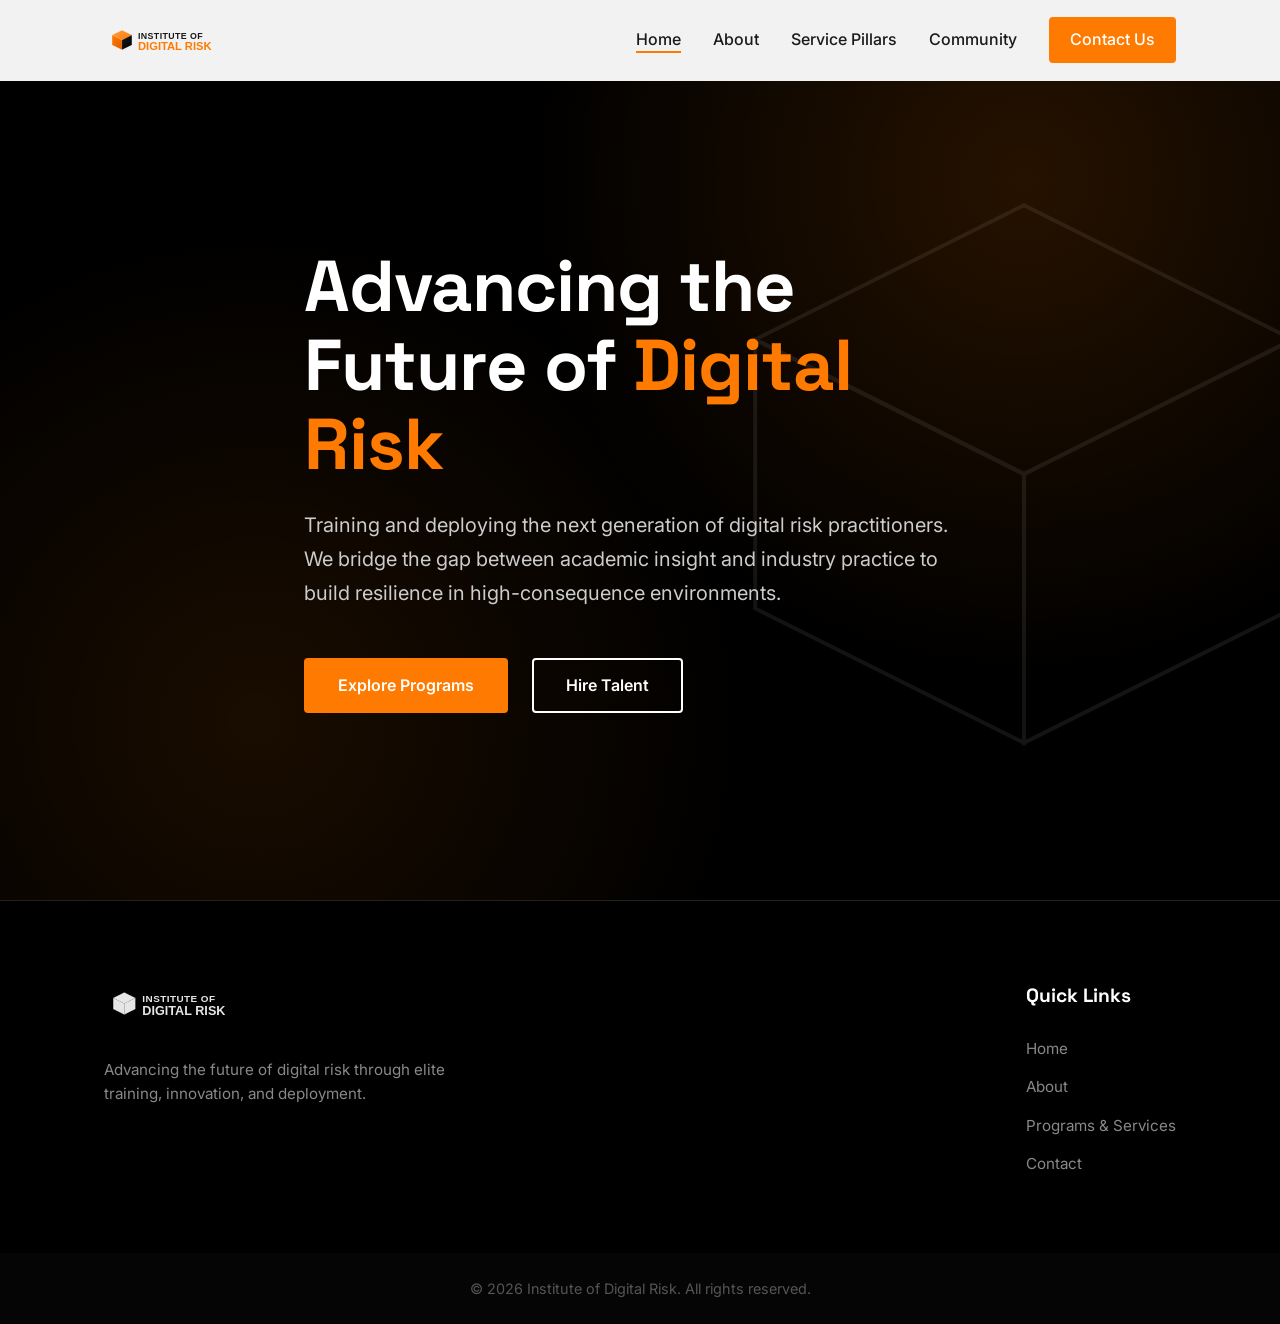
<file: index.html>
<!DOCTYPE html>
<html lang="en">
<head>
    <meta charset="UTF-8">
    <meta name="viewport" content="width=device-width, initial-scale=1.0">
    <title>Institute of Digital Risk | Advancing the Future of Digital Risk</title>
    <!-- Fonts -->
    <link rel="preconnect" href="https://fonts.googleapis.com">
    <link rel="preconnect" href="https://fonts.gstatic.com" crossorigin>
    <link href="https://fonts.googleapis.com/css2?family=Inter:wght@400;500;600&family=Space+Grotesk:wght@500;700&display=swap" rel="stylesheet">
    <link rel="stylesheet" href="style.css">
    <link rel="icon" type="image/svg+xml" href="logo-icon.svg">
</head>
<body>
    <header class="header">
        <nav class="navbar container">
            <a href="index.html" class="logo" aria-label="Home">
                <img src="logo-full.svg" alt="Institute of Digital Risk Logo" class="logo-img">
            </a>
            <ul class="nav-links">
                <li><a href="index.html">Home</a></li>
                <li><a href="about.html">About</a></li>
                <li><a href="services.html">Service Pillars</a></li>
                <li><a href="community.html">Community</a></li>
                <li><a href="contact.html" class="btn btn-primary btn-sm">Contact Us</a></li>
            </ul>
            <button class="mobile-menu-btn" aria-label="Toggle menu">
                <span></span>
                <span></span>
                <span></span>
            </button>
        </nav>
    </header>

    <main>
        <!-- Hero Section -->
        <section class="hero" id="home">
            <div class="hero-bg"></div>
            <div class="container hero-content">
                <h1 class="hero-title">Advancing the Future of <span>Digital Risk</span></h1>
                <p class="hero-subtitle">Training and deploying the next generation of digital risk practitioners. We bridge the gap between academic insight and industry practice to build resilience in high-consequence environments.</p>
                <div class="hero-cta">
                    <a href="services.html" class="btn btn-primary">Explore Programs</a>
                    <a href="contact.html" class="btn btn-secondary">Hire Talent</a>
                </div>
            </div>
        </section>
    </main>

    <footer class="footer">
        <div class="container footer-content">
            <div class="footer-brand">
                <img src="logo-full.svg" alt="IDR Logo" class="footer-logo">
                <p>Advancing the future of digital risk through elite training, innovation, and deployment.</p>
            </div>
            <div class="footer-links">
                <h4>Quick Links</h4>
                <ul>
                    <li><a href="index.html">Home</a></li>
                    <li><a href="about.html">About</a></li>
                    <li><a href="services.html">Programs & Services</a></li>
                    <li><a href="contact.html">Contact</a></li>
                </ul>
            </div>
        </div>
        <div class="footer-bottom">
            <div class="container">
                <p>&copy; 2026 Institute of Digital Risk. All rights reserved.</p>
            </div>
        </div>
    </footer>
    <script src="script.js"></script>
</body>
</html>
</file>
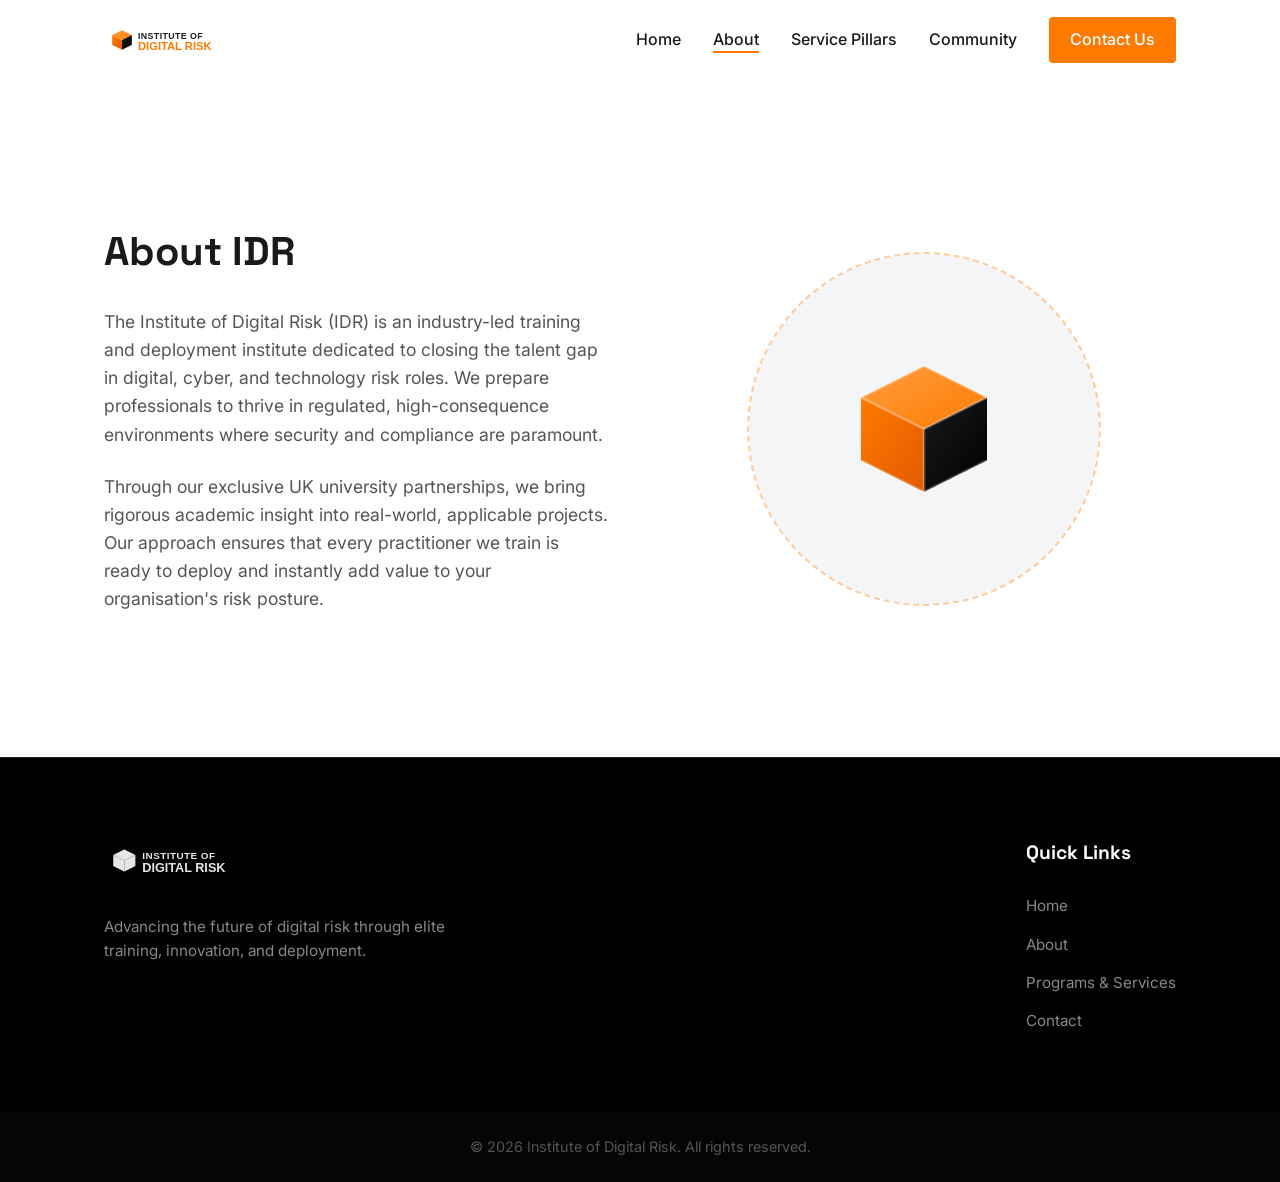
<file: about.html>
<!DOCTYPE html>
<html lang="en">
<head>
    <meta charset="UTF-8">
    <meta name="viewport" content="width=device-width, initial-scale=1.0">
    <title>Institute of Digital Risk | About Us</title>
    <!-- Fonts -->
    <link rel="preconnect" href="https://fonts.googleapis.com">
    <link rel="preconnect" href="https://fonts.gstatic.com" crossorigin>
    <link href="https://fonts.googleapis.com/css2?family=Inter:wght@400;500;600&family=Space+Grotesk:wght@500;700&display=swap" rel="stylesheet">
    <link rel="stylesheet" href="style.css">
    <link rel="icon" type="image/svg+xml" href="logo-icon.svg">
    <style>
        /* Add padding to account for fixed header since this isn't full height hero */
        main { padding-top: 100px; }
    </style>
</head>
<body>
    <header class="header">
        <nav class="navbar container">
            <a href="index.html" class="logo" aria-label="Home">
                <img src="logo-full.svg" alt="Institute of Digital Risk Logo" class="logo-img">
            </a>
            <ul class="nav-links">
                <li><a href="index.html">Home</a></li>
                <li><a href="about.html">About</a></li>
                <li><a href="services.html">Service Pillars</a></li>
                <li><a href="community.html">Community</a></li>
                <li><a href="contact.html" class="btn btn-primary btn-sm">Contact Us</a></li>
            </ul>
            <button class="mobile-menu-btn" aria-label="Toggle menu">
                <span></span>
                <span></span>
                <span></span>
            </button>
        </nav>
    </header>

    <main>
        <!-- About Section -->
        <section class="about" id="about">
            <div class="container about-grid">
                <div class="about-text">
                    <h2 class="section-title">About IDR</h2>
                    <p>The Institute of Digital Risk (IDR) is an industry-led training and deployment institute dedicated to closing the talent gap in digital, cyber, and technology risk roles. We prepare professionals to thrive in regulated, high-consequence environments where security and compliance are paramount.</p>
                    <p>Through our exclusive UK university partnerships, we bring rigorous academic insight into real-world, applicable projects. Our approach ensures that every practitioner we train is ready to deploy and instantly add value to your organisation's risk posture.</p>
                </div>
                <div class="about-visual">
                    <div class="cube-wrapper">
                        <img src="logo-icon.svg" alt="IDR Icon" class="about-icon">
                    </div>
                </div>
            </div>
        </section>
    </main>

    <footer class="footer">
        <div class="container footer-content">
            <div class="footer-brand">
                <img src="logo-full.svg" alt="IDR Logo" class="footer-logo">
                <p>Advancing the future of digital risk through elite training, innovation, and deployment.</p>
            </div>
            <div class="footer-links">
                <h4>Quick Links</h4>
                <ul>
                    <li><a href="index.html">Home</a></li>
                    <li><a href="about.html">About</a></li>
                    <li><a href="services.html">Programs & Services</a></li>
                    <li><a href="contact.html">Contact</a></li>
                </ul>
            </div>
        </div>
        <div class="footer-bottom">
            <div class="container">
                <p>&copy; 2026 Institute of Digital Risk. All rights reserved.</p>
            </div>
        </div>
    </footer>
    <script src="script.js"></script>
</body>
</html>
</file>
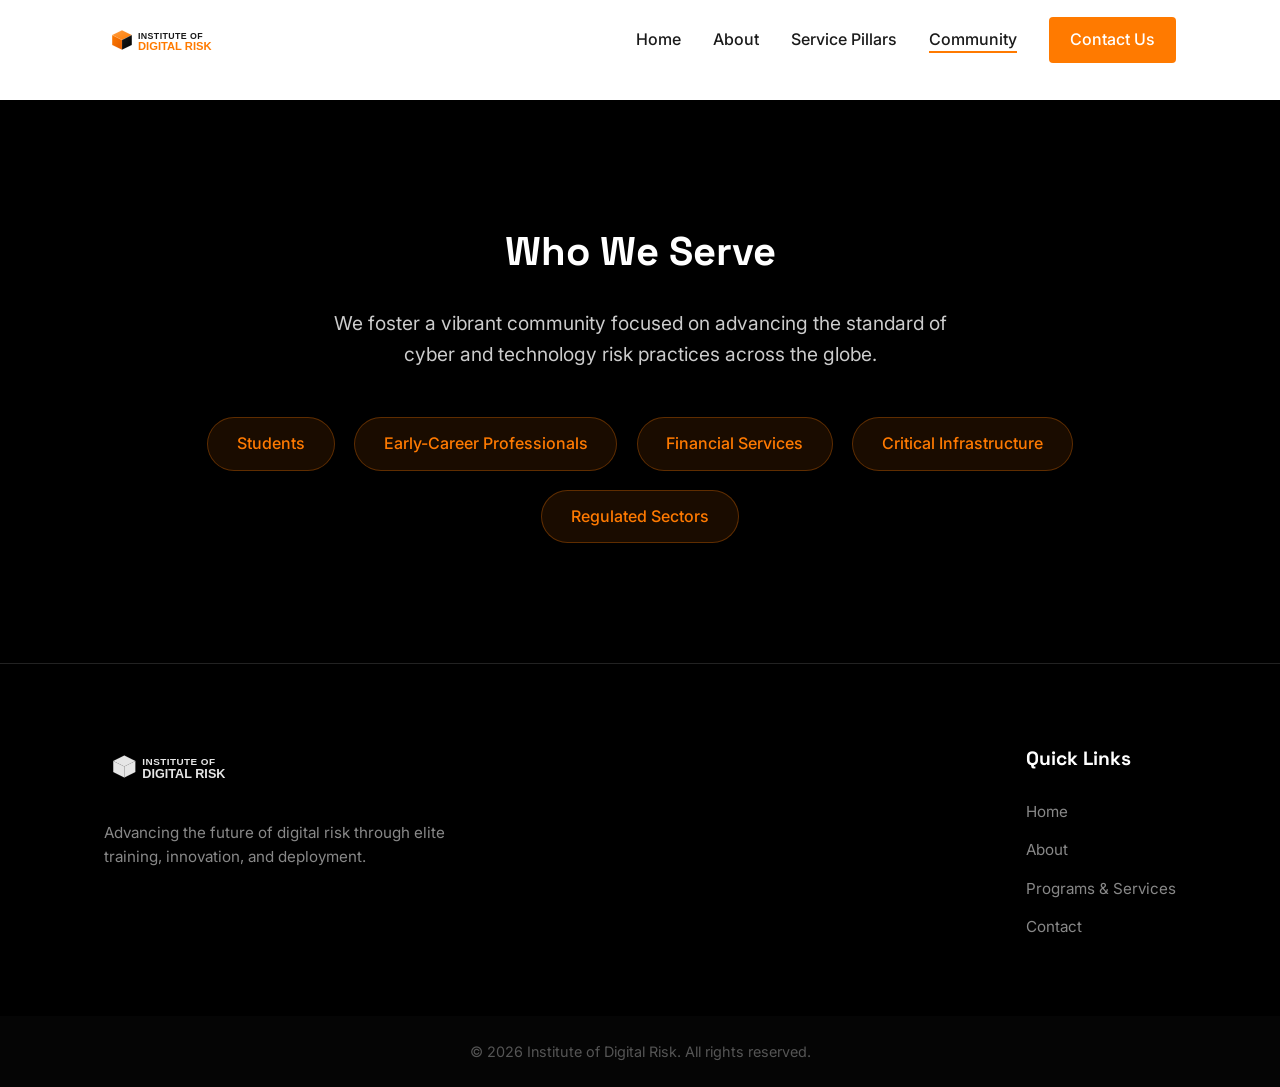
<file: community.html>
<!DOCTYPE html>
<html lang="en">
<head>
    <meta charset="UTF-8">
    <meta name="viewport" content="width=device-width, initial-scale=1.0">
    <title>Institute of Digital Risk | Community</title>
    <!-- Fonts -->
    <link rel="preconnect" href="https://fonts.googleapis.com">
    <link rel="preconnect" href="https://fonts.gstatic.com" crossorigin>
    <link href="https://fonts.googleapis.com/css2?family=Inter:wght@400;500;600&family=Space+Grotesk:wght@500;700&display=swap" rel="stylesheet">
    <link rel="stylesheet" href="style.css">
    <link rel="icon" type="image/svg+xml" href="logo-icon.svg">
    <style>
        main { padding-top: 100px; }
        .community { min-height: 50vh; display: flex; align-items: center; } /* Add layout support since it's alone */
    </style>
</head>
<body>
    <header class="header">
        <nav class="navbar container">
            <a href="index.html" class="logo" aria-label="Home">
                <img src="logo-full.svg" alt="Institute of Digital Risk Logo" class="logo-img">
            </a>
            <ul class="nav-links">
                <li><a href="index.html">Home</a></li>
                <li><a href="about.html">About</a></li>
                <li><a href="services.html">Service Pillars</a></li>
                <li><a href="community.html">Community</a></li>
                <li><a href="contact.html" class="btn btn-primary btn-sm">Contact Us</a></li>
            </ul>
            <button class="mobile-menu-btn" aria-label="Toggle menu">
                <span></span>
                <span></span>
                <span></span>
            </button>
        </nav>
    </header>

    <main>
        <!-- Community Section -->
        <section class="community" id="community">
            <div class="container community-content">
                <h2 class="section-title">Who We Serve</h2>
                <p class="community-desc">We foster a vibrant community focused on advancing the standard of cyber and technology risk practices across the globe.</p>
                <div class="community-tags">
                    <span class="tag">Students</span>
                    <span class="tag">Early-Career Professionals</span>
                    <span class="tag">Financial Services</span>
                    <span class="tag">Critical Infrastructure</span>
                    <span class="tag">Regulated Sectors</span>
                </div>
            </div>
        </section>
    </main>

    <footer class="footer">
        <div class="container footer-content">
            <div class="footer-brand">
                <img src="logo-full.svg" alt="IDR Logo" class="footer-logo">
                <p>Advancing the future of digital risk through elite training, innovation, and deployment.</p>
            </div>
            <div class="footer-links">
                <h4>Quick Links</h4>
                <ul>
                    <li><a href="index.html">Home</a></li>
                    <li><a href="about.html">About</a></li>
                    <li><a href="services.html">Programs & Services</a></li>
                    <li><a href="contact.html">Contact</a></li>
                </ul>
            </div>
        </div>
        <div class="footer-bottom">
            <div class="container">
                <p>&copy; 2026 Institute of Digital Risk. All rights reserved.</p>
            </div>
        </div>
    </footer>
    <script src="script.js"></script>
</body>
</html>
</file>
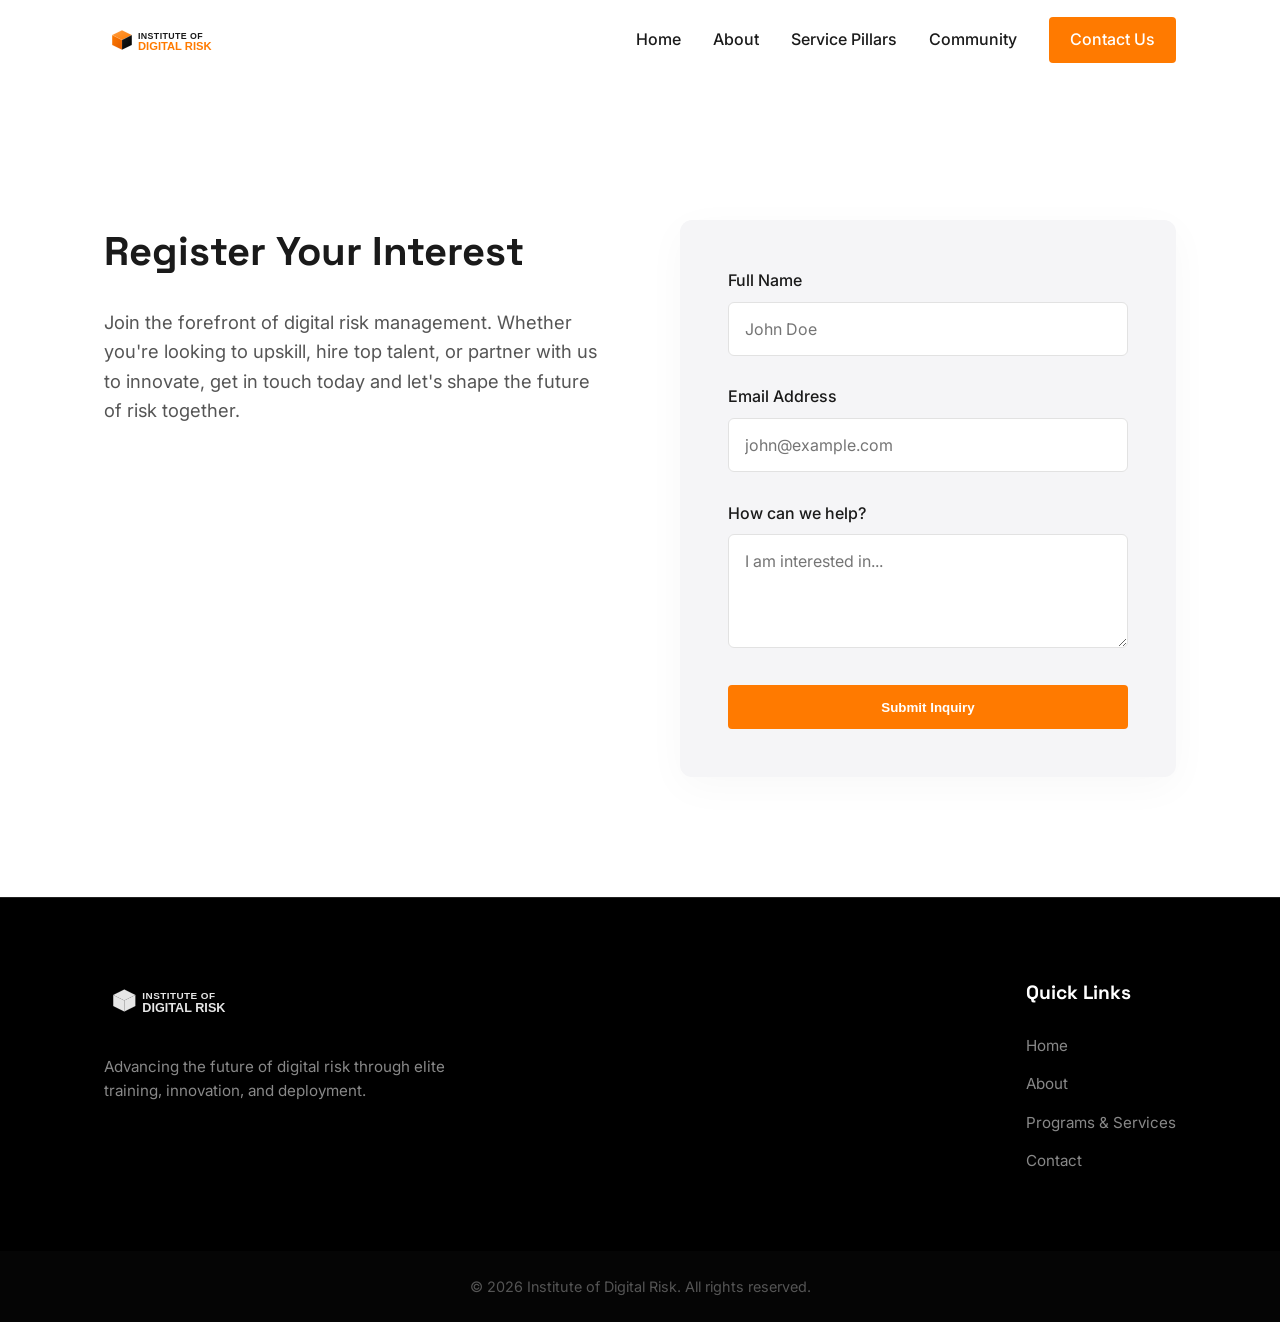
<file: contact.html>
<!DOCTYPE html>
<html lang="en">
<head>
    <meta charset="UTF-8">
    <meta name="viewport" content="width=device-width, initial-scale=1.0">
    <title>Institute of Digital Risk | Contact</title>
    <!-- Fonts -->
    <link rel="preconnect" href="https://fonts.googleapis.com">
    <link rel="preconnect" href="https://fonts.gstatic.com" crossorigin>
    <link href="https://fonts.googleapis.com/css2?family=Inter:wght@400;500;600&family=Space+Grotesk:wght@500;700&display=swap" rel="stylesheet">
    <link rel="stylesheet" href="style.css">
    <link rel="icon" type="image/svg+xml" href="logo-icon.svg">
    <style>
        main { padding-top: 100px; }
        .contact { min-height: 60vh; }
    </style>
</head>
<body>
    <header class="header">
        <nav class="navbar container">
            <a href="index.html" class="logo" aria-label="Home">
                <img src="logo-full.svg" alt="Institute of Digital Risk Logo" class="logo-img">
            </a>
            <ul class="nav-links">
                <li><a href="index.html">Home</a></li>
                <li><a href="about.html">About</a></li>
                <li><a href="services.html">Service Pillars</a></li>
                <li><a href="community.html">Community</a></li>
                <li><a href="contact.html" class="btn btn-primary btn-sm">Contact Us</a></li>
            </ul>
            <button class="mobile-menu-btn" aria-label="Toggle menu">
                <span></span>
                <span></span>
                <span></span>
            </button>
        </nav>
    </header>

    <main>
        <!-- Contact Section -->
        <section class="contact" id="contact">
            <div class="container contact-grid">
                <div class="contact-info">
                    <h2 class="section-title">Register Your Interest</h2>
                    <p>Join the forefront of digital risk management. Whether you're looking to upskill, hire top talent, or partner with us to innovate, get in touch today and let's shape the future of risk together.</p>
                </div>
                <form class="contact-form" id="contactForm">
                    <div class="form-group">
                        <label for="name">Full Name</label>
                        <input type="text" id="name" required placeholder="John Doe">
                    </div>
                    <div class="form-group">
                        <label for="email">Email Address</label>
                        <input type="email" id="email" required placeholder="john@example.com">
                    </div>
                    <div class="form-group">
                        <label for="message">How can we help?</label>
                        <textarea id="message" rows="4" required placeholder="I am interested in..."></textarea>
                    </div>
                    <button type="submit" class="btn btn-primary btn-block">Submit Inquiry</button>
                </form>
            </div>
        </section>
    </main>

    <footer class="footer">
        <div class="container footer-content">
            <div class="footer-brand">
                <img src="logo-full.svg" alt="IDR Logo" class="footer-logo">
                <p>Advancing the future of digital risk through elite training, innovation, and deployment.</p>
            </div>
            <div class="footer-links">
                <h4>Quick Links</h4>
                <ul>
                    <li><a href="index.html">Home</a></li>
                    <li><a href="about.html">About</a></li>
                    <li><a href="services.html">Programs & Services</a></li>
                    <li><a href="contact.html">Contact</a></li>
                </ul>
            </div>
        </div>
        <div class="footer-bottom">
            <div class="container">
                <p>&copy; 2026 Institute of Digital Risk. All rights reserved.</p>
            </div>
        </div>
    </footer>
    <script src="script.js"></script>
</body>
</html>
</file>
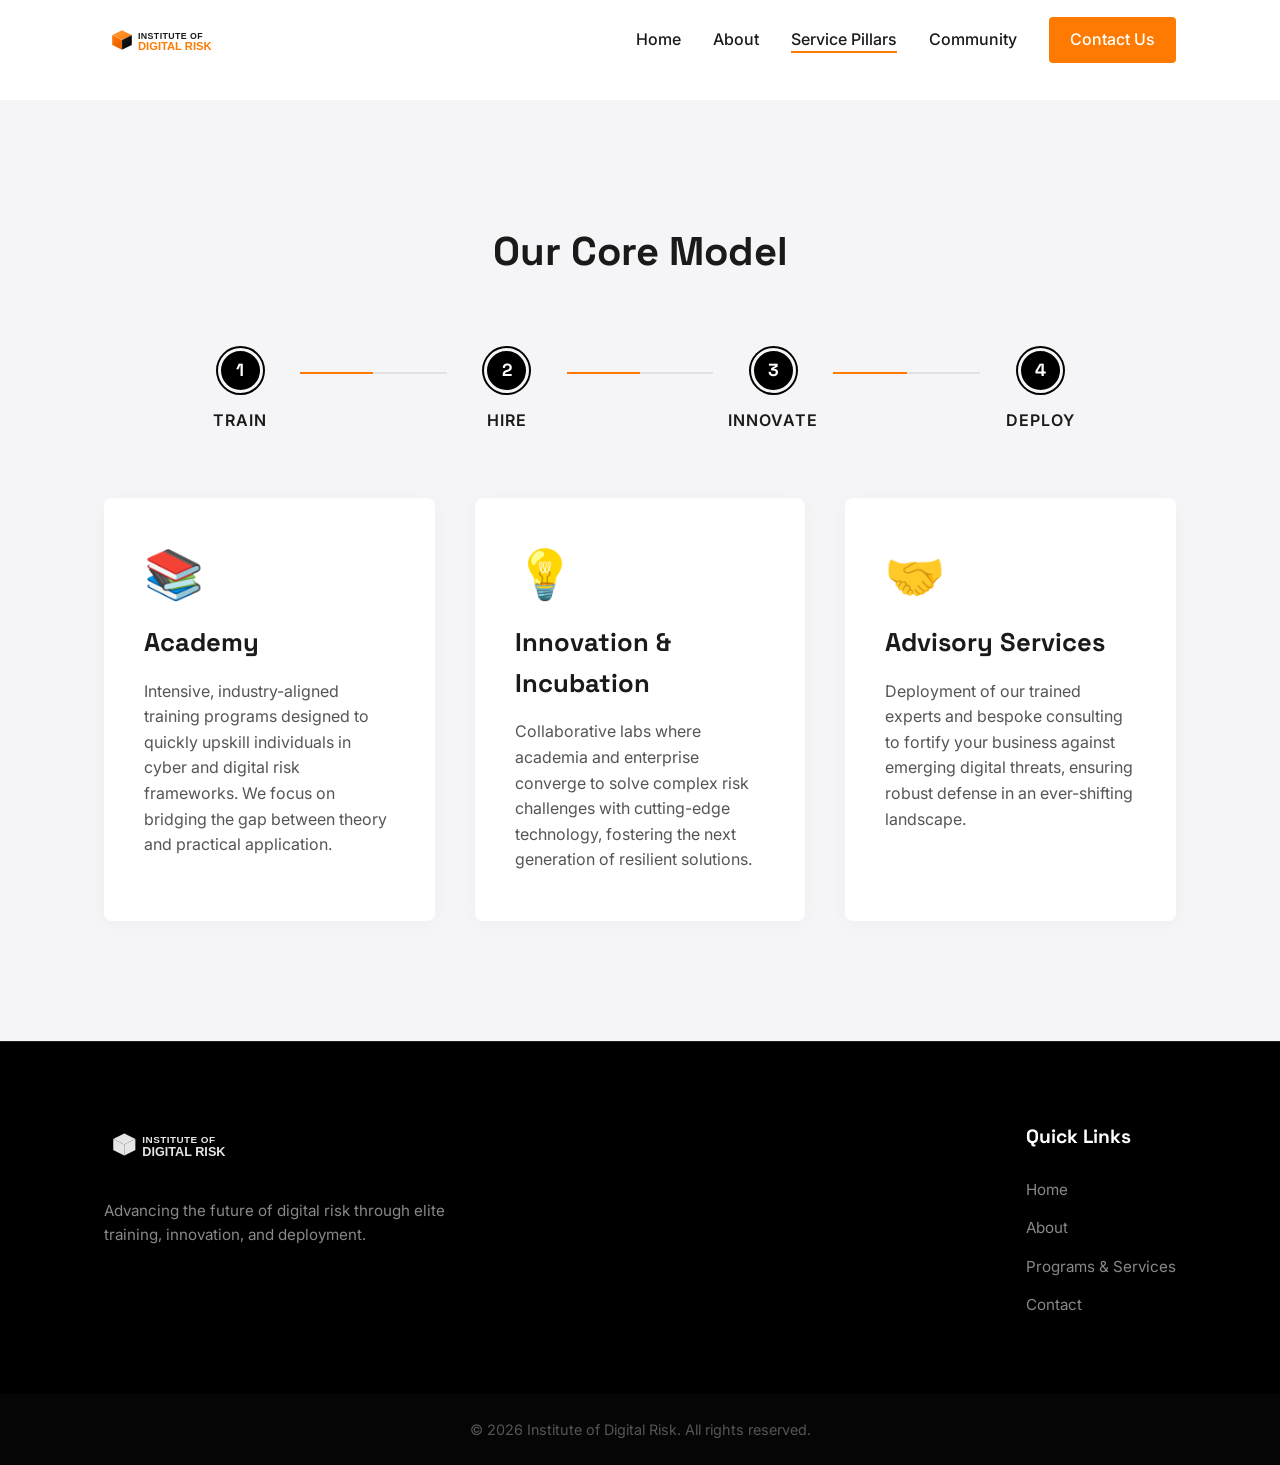
<file: services.html>
<!DOCTYPE html>
<html lang="en">
<head>
    <meta charset="UTF-8">
    <meta name="viewport" content="width=device-width, initial-scale=1.0">
    <title>Institute of Digital Risk | Service Pillars</title>
    <!-- Fonts -->
    <link rel="preconnect" href="https://fonts.googleapis.com">
    <link rel="preconnect" href="https://fonts.gstatic.com" crossorigin>
    <link href="https://fonts.googleapis.com/css2?family=Inter:wght@400;500;600&family=Space+Grotesk:wght@500;700&display=swap" rel="stylesheet">
    <link rel="stylesheet" href="style.css">
    <link rel="icon" type="image/svg+xml" href="logo-icon.svg">
    <style>
        main { padding-top: 100px; }
    </style>
</head>
<body>
    <header class="header">
        <nav class="navbar container">
            <a href="index.html" class="logo" aria-label="Home">
                <img src="logo-full.svg" alt="Institute of Digital Risk Logo" class="logo-img">
            </a>
            <ul class="nav-links">
                <li><a href="index.html">Home</a></li>
                <li><a href="about.html">About</a></li>
                <li><a href="services.html">Service Pillars</a></li>
                <li><a href="community.html">Community</a></li>
                <li><a href="contact.html" class="btn btn-primary btn-sm">Contact Us</a></li>
            </ul>
            <button class="mobile-menu-btn" aria-label="Toggle menu">
                <span></span>
                <span></span>
                <span></span>
            </button>
        </nav>
    </header>

    <main>
        <!-- Service Pillars Section -->
        <section class="pillars" id="pillars">
            <div class="container">
                <h2 class="section-title text-center">Our Core Model</h2>
                <div class="pipeline">
                    <div class="pipeline-step">
                        <div class="step-dot">1</div>
                        <span class="step-text">Train</span>
                    </div>
                    <div class="pipeline-line"></div>
                    <div class="pipeline-step">
                        <div class="step-dot">2</div>
                        <span class="step-text">Hire</span>
                    </div>
                    <div class="pipeline-line"></div>
                    <div class="pipeline-step">
                        <div class="step-dot">3</div>
                        <span class="step-text">Innovate</span>
                    </div>
                    <div class="pipeline-line"></div>
                    <div class="pipeline-step">
                        <div class="step-dot">4</div>
                        <span class="step-text">Deploy</span>
                    </div>
                </div>
                
                <div class="cards-grid">
                    <div class="card">
                        <div class="card-icon">📚</div>
                        <h3>Academy</h3>
                        <p>Intensive, industry-aligned training programs designed to quickly upskill individuals in cyber and digital risk frameworks. We focus on bridging the gap between theory and practical application.</p>
                    </div>
                    <div class="card">
                        <div class="card-icon">💡</div>
                        <h3>Innovation & Incubation</h3>
                        <p>Collaborative labs where academia and enterprise converge to solve complex risk challenges with cutting-edge technology, fostering the next generation of resilient solutions.</p>
                    </div>
                    <div class="card">
                        <div class="card-icon">🤝</div>
                        <h3>Advisory Services</h3>
                        <p>Deployment of our trained experts and bespoke consulting to fortify your business against emerging digital threats, ensuring robust defense in an ever-shifting landscape.</p>
                    </div>
                </div>
            </div>
        </section>
    </main>

    <footer class="footer">
        <div class="container footer-content">
            <div class="footer-brand">
                <img src="logo-full.svg" alt="IDR Logo" class="footer-logo">
                <p>Advancing the future of digital risk through elite training, innovation, and deployment.</p>
            </div>
            <div class="footer-links">
                <h4>Quick Links</h4>
                <ul>
                    <li><a href="index.html">Home</a></li>
                    <li><a href="about.html">About</a></li>
                    <li><a href="services.html">Programs & Services</a></li>
                    <li><a href="contact.html">Contact</a></li>
                </ul>
            </div>
        </div>
        <div class="footer-bottom">
            <div class="container">
                <p>&copy; 2026 Institute of Digital Risk. All rights reserved.</p>
            </div>
        </div>
    </footer>
    <script src="script.js"></script>
</body>
</html>
</file>
<file: style.css>
:root {
    --primary-color: #FF7A00;
    --primary-dark: #cc6200;
    --bg-color: #FFFFFF;
    --text-color: #1A1A1A;
    --text-light: #555555;
    --bg-dark: #000000;
    --bg-gray: #F5F5F7;
    --border-color: #E2E2E2;
    --font-heading: 'Space Grotesk', sans-serif;
    --font-body: 'Inter', sans-serif;
    --transition: all 0.3s ease;
}

* {
    margin: 0;
    padding: 0;
    box-sizing: border-box;
    scroll-behavior: smooth;
}

body {
    font-family: var(--font-body);
    color: var(--text-color);
    line-height: 1.6;
    background-color: var(--bg-color);
    overflow-x: hidden;
}

.container {
    max-width: 1200px;
    margin: 0 auto;
    padding: 0 5%;
}

a {
    text-decoration: none;
    color: inherit;
    transition: var(--transition);
}

ul {
    list-style: none;
}

.text-center {
    text-align: center;
}

.section-title {
    font-family: var(--font-heading);
    font-size: 2.5rem;
    font-weight: 700;
    margin-bottom: 1.5rem;
    color: var(--text-color);
}

/* Buttons */
.btn {
    display: inline-block;
    padding: 0.8rem 2rem;
    font-weight: 600;
    border-radius: 4px;
    cursor: pointer;
    text-align: center;
    transition: transform 0.2s ease, box-shadow 0.2s ease, background-color 0.2s ease, color 0.2s ease;
    border: 2px solid transparent;
}

.btn-sm {
    padding: 0.5rem 1.2rem;
    font-size: 0.95rem;
}

.btn-block {
    display: block;
    width: 100%;
}

.btn-primary {
    background-color: var(--primary-color);
    color: #FFF;
}

.btn-primary:hover {
    background-color: var(--primary-dark);
    transform: translateY(-2px);
    box-shadow: 0 4px 12px rgba(255, 122, 0, 0.3);
}

.btn-secondary {
    background-color: transparent;
    color: var(--text-color);
    border-color: var(--text-color);
}

.btn-secondary:hover {
    background-color: var(--text-color);
    color: #FFF;
    transform: translateY(-2px);
}

/* Header & Nav */
.header {
    position: fixed;
    top: 0;
    left: 0;
    width: 100%;
    background-color: rgba(255, 255, 255, 0.95);
    backdrop-filter: blur(10px);
    z-index: 1000;
    border-bottom: 1px solid transparent;
    transition: padding 0.3s ease, box-shadow 0.3s ease, border-color 0.3s ease;
}

.header.scrolled {
    padding: 0.5rem 0;
    box-shadow: 0 2px 10px rgba(0,0,0,0.05);
    border-bottom: 1px solid var(--border-color);
}

.navbar {
    display: flex;
    justify-content: space-between;
    align-items: center;
    height: 80px;
    transition: height 0.3s ease;
}

.header.scrolled .navbar {
    height: 65px;
}

.logo-img {
    height: 40px;
    width: auto;
    display: block;
    transition: filter 0.3s ease;
}

.nav-links {
    display: flex;
    align-items: center;
    gap: 2rem;
}

.nav-links li a {
    font-weight: 500;
    font-size: 1rem;
    position: relative;
}

.nav-links li a:not(.btn)::after {
    content: '';
    position: absolute;
    width: 0;
    height: 2px;
    bottom: -4px;
    left: 0;
    background-color: var(--primary-color);
    transition: width 0.3s ease;
}

.nav-links li a:not(.btn):hover::after,
.nav-links li a:not(.btn).active::after {
    width: 100%;
}

.mobile-menu-btn {
    display: none;
    background: none;
    border: none;
    cursor: pointer;
    flex-direction: column;
    gap: 5px;
    z-index: 1001; /* Keep above mobile menu */
}

.mobile-menu-btn span {
    display: block;
    width: 25px;
    height: 3px;
    background-color: var(--text-color);
    transition: var(--transition);
}

/* Hero Section */
.hero {
    position: relative;
    padding-top: 140px;
    padding-bottom: 80px;
    min-height: 100vh;
    display: flex;
    align-items: center;
    background-color: var(--bg-dark);
    color: #FFF;
    overflow: hidden;
}

.hero-bg {
    position: absolute;
    top: 0;
    left: 0;
    width: 100%;
    height: 100%;
    background: radial-gradient(circle at 80% 20%, rgba(255, 122, 0, 0.15) 0%, transparent 40%),
                radial-gradient(circle at 20% 80%, rgba(255, 122, 0, 0.1) 0%, transparent 40%);
    z-index: 1;
}

/* Hero abstract decorative cube */
.hero::after {
    content: '';
    position: absolute;
    right: -10vw;
    top: 10vh;
    width: 60vw;
    height: 60vw;
    background-image: url('data:image/svg+xml;utf8,<svg xmlns="http://www.w3.org/2000/svg" viewBox="0 0 100 100"><polygon points="50,15 85,32.5 50,50 15,32.5" fill="none" stroke="%23333333" stroke-width="0.5"/><polygon points="15,32.5 50,50 50,85 15,67.5" fill="none" stroke="%23333333" stroke-width="0.5"/><polygon points="50,50 85,32.5 85,67.5 50,85" fill="none" stroke="%23333333" stroke-width="0.5"/></svg>');
    background-repeat: no-repeat;
    background-size: contain;
    opacity: 0.4;
    z-index: 0;
    animation: float 25s infinite linear;
}

@keyframes float {
    0% { transform: translateY(0) rotate(0deg); }
    50% { transform: translateY(-30px) rotate(10deg); }
    100% { transform: translateY(0) rotate(0deg); }
}

.hero-content {
    position: relative;
    z-index: 2;
    max-width: 800px;
}

.hero-title {
    font-family: var(--font-heading);
    font-size: 4.5rem;
    font-weight: 700;
    line-height: 1.1;
    margin-bottom: 1.5rem;
    letter-spacing: -1px;
}

.hero-title span {
    color: var(--primary-color);
}

.hero-subtitle {
    font-size: 1.25rem;
    color: #CCCCCC;
    margin-bottom: 3rem;
    max-width: 650px;
    line-height: 1.7;
}

.hero-cta {
    display: flex;
    gap: 1.5rem;
}

.hero-cta .btn-secondary {
    border-color: #FFF;
    color: #FFF;
}

.hero-cta .btn-secondary:hover {
    background-color: #FFF;
    color: var(--text-color);
}

/* About Section */
.about {
    padding: 120px 0;
    background-color: var(--bg-color);
}

.about-grid {
    display: grid;
    grid-template-columns: 1fr 1fr;
    gap: 4rem;
    align-items: center;
}

.about-text p {
    margin-bottom: 1.5rem;
    font-size: 1.1rem;
    color: var(--text-light);
}

.about-visual {
    display: flex;
    justify-content: center;
    position: relative;
}

.cube-wrapper {
    background: var(--bg-gray);
    width: 350px;
    height: 350px;
    border-radius: 50%;
    display: flex;
    align-items: center;
    justify-content: center;
    position: relative;
}

.cube-wrapper::before {
    content: '';
    position: absolute;
    width: 100%;
    height: 100%;
    border-radius: 50%;
    border: 2px dashed rgba(255, 122, 0, 0.4);
    animation: spin 20s linear infinite;
}

@keyframes spin {
    100% { transform: rotate(360deg); }
}

.about-icon {
    width: 180px;
    height: 180px;
    z-index: 2;
}

/* Pillars Section */
.pillars {
    padding: 120px 0;
    background-color: var(--bg-gray);
}

.pipeline {
    display: flex;
    justify-content: space-between;
    align-items: center;
    margin: 4rem auto;
    max-width: 900px;
    position: relative;
}

.pipeline-step {
    display: flex;
    flex-direction: column;
    align-items: center;
    gap: 15px;
    z-index: 2;
    width: 100px;
}

.step-dot {
    width: 45px;
    height: 45px;
    background-color: var(--bg-dark);
    color: #FFF;
    border-radius: 50%;
    display: flex;
    align-items: center;
    justify-content: center;
    font-family: var(--font-heading);
    font-weight: 700;
    font-size: 1.1rem;
    border: 3px solid var(--bg-gray);
    box-shadow: 0 0 0 2px var(--bg-dark);
    transition: var(--transition);
}

.pipeline-step:hover .step-dot {
    background-color: var(--primary-color);
    box-shadow: 0 0 0 2px var(--primary-color);
    transform: scale(1.1);
}

.step-text {
    font-weight: 600;
    font-size: 1rem;
    text-transform: uppercase;
    letter-spacing: 1px;
    color: var(--text-color);
}

.pipeline-line {
    flex-grow: 1;
    height: 2px;
    background-color: var(--border-color);
    position: relative;
    top: -18px;
    margin: 0 10px;
}

.pipeline-line::after {
    content: '';
    position: absolute;
    top: 0;
    left: 0;
    height: 100%;
    width: 50%;
    background-color: var(--primary-color);
    animation: pipelineFlow 2.5s infinite linear;
}

@keyframes pipelineFlow {
    0% { width: 0; left: 0; }
    50% { width: 100%; left: 0; }
    100% { width: 0; left: 100%; }
}

.cards-grid {
    display: grid;
    grid-template-columns: repeat(auto-fit, minmax(300px, 1fr));
    gap: 2.5rem;
    margin-top: 4rem;
}

.card {
    background: #FFF;
    padding: 3rem 2.5rem;
    border-radius: 8px;
    box-shadow: 0 4px 20px rgba(0,0,0,0.03);
    transition: var(--transition);
    border-top: 4px solid transparent;
}

.card:hover {
    transform: translateY(-8px);
    border-top-color: var(--primary-color);
    box-shadow: 0 12px 30px rgba(0,0,0,0.08);
}

.card-icon {
    font-size: 3rem;
    margin-bottom: 1.5rem;
    line-height: 1;
    display: inline-block;
}

.card h3 {
    font-family: var(--font-heading);
    font-size: 1.6rem;
    margin-bottom: 1rem;
}

.card p {
    color: var(--text-light);
}

/* Community Section */
.community {
    padding: 120px 0;
    background-color: var(--bg-dark);
    color: #FFF;
    text-align: center;
}

.community .section-title {
    color: #FFF;
}

.community-desc {
    max-width: 650px;
    margin: 0 auto 3rem;
    font-size: 1.2rem;
    color: #CCC;
}

.community-tags {
    display: flex;
    flex-wrap: wrap;
    justify-content: center;
    gap: 1.2rem;
    max-width: 900px;
    margin: 0 auto;
}

.tag {
    background-color: rgba(255, 122, 0, 0.1);
    color: var(--primary-color);
    border: 1px solid rgba(255, 122, 0, 0.3);
    padding: 0.8rem 1.8rem;
    border-radius: 30px;
    font-weight: 500;
    font-size: 1rem;
    transition: var(--transition);
    cursor: default;
}

.tag:hover {
    background-color: var(--primary-color);
    color: #FFF;
    border-color: var(--primary-color);
    transform: scale(1.05);
}

/* Contact Section */
.contact {
    padding: 120px 0;
    background-color: var(--bg-color);
}

.contact-grid {
    display: grid;
    grid-template-columns: 1fr 1fr;
    gap: 5rem;
}

.contact-info p {
    color: var(--text-light);
    font-size: 1.15rem;
    max-width: 500px;
}

.contact-form {
    background: var(--bg-gray);
    padding: 3rem;
    border-radius: 12px;
    box-shadow: 0 10px 40px rgba(0,0,0,0.03);
}

.form-group {
    margin-bottom: 1.8rem;
}

.form-group label {
    display: block;
    font-weight: 500;
    margin-bottom: 0.5rem;
    color: var(--text-color);
}

.form-group input,
.form-group textarea {
    width: 100%;
    padding: 1rem;
    border: 1px solid var(--border-color);
    border-radius: 6px;
    font-family: inherit;
    font-size: 1rem;
    transition: border-color 0.2s, box-shadow 0.2s;
    background-color: #FFF;
}

.form-group input:focus,
.form-group textarea:focus {
    outline: none;
    border-color: var(--primary-color);
    box-shadow: 0 0 0 3px rgba(255, 122, 0, 0.1);
}

/* Footer */
.footer {
    background-color: var(--bg-dark);
    color: #FFF;
    padding-top: 5rem;
    border-top: 1px solid #222;
}

.footer-content {
    display: flex;
    justify-content: space-between;
    flex-wrap: wrap;
    gap: 3rem;
    margin-bottom: 4rem;
}

.footer-brand {
    max-width: 350px;
}

.footer-logo {
    height: 45px;
    margin-bottom: 1.5rem;
    /* Convert the black/orange logo to white/orange for dark bg */
    filter: brightness(0) invert(1) sepia(100%) hue-rotate(345deg) saturate(500%) brightness(1.2); 
    /* The above filter hack mostly works for plain SVGs, but to be sure we can just use brightness(0) invert(1) to make it pure white */
    filter: brightness(0) invert(1);
    opacity: 0.9;
}

.footer-brand p {
    color: #888;
    font-size: 0.95rem;
}

.footer-links h4 {
    font-family: var(--font-heading);
    font-size: 1.2rem;
    margin-bottom: 1.5rem;
    color: #FFF;
}

.footer-links ul li {
    margin-bottom: 0.8rem;
}

.footer-links ul li a {
    color: #888;
    font-size: 0.95rem;
}

.footer-links ul li a:hover {
    color: var(--primary-color);
}

.footer-bottom {
    background-color: #050505;
    padding: 1.5rem 0;
    text-align: center;
    color: #555;
    font-size: 0.9rem;
}

/* Responsive */
@media (max-width: 992px) {
    .hero-title {
        font-size: 3.5rem;
    }
    .about-grid, .contact-grid {
        gap: 3rem;
    }
}

@media (max-width: 768px) {
    .nav-links {
        position: fixed;
        top: 80px;
        left: -100%;
        width: 100%;
        min-height: calc(100vh - 80px);
        background-color: rgba(255, 255, 255, 0.98);
        flex-direction: column;
        justify-content: flex-start;
        padding-top: 3rem;
        gap: 1.5rem;
        transition: 0.3s ease-in-out;
        box-shadow: 0 4px 10px rgba(0,0,0,0.05);
    }

    .header.scrolled .nav-links {
        top: 65px;
        min-height: calc(100vh - 65px);
    }

    .nav-links.active {
        left: 0;
    }

    .nav-links li a {
        font-size: 1.2rem;
    }

    .mobile-menu-btn {
        display: flex;
    }

    .mobile-menu-btn.active span:nth-child(1) {
        transform: translateY(8px) rotate(45deg);
    }
    .mobile-menu-btn.active span:nth-child(2) {
        opacity: 0;
    }
    .mobile-menu-btn.active span:nth-child(3) {
        transform: translateY(-8px) rotate(-45deg);
    }

    .hero-title {
        font-size: 2.8rem;
    }

    .hero-cta {
        flex-direction: column;
        gap: 1rem;
    }

    .about-grid, .contact-grid {
        grid-template-columns: 1fr;
        gap: 4rem;
    }

    .cube-wrapper {
        width: 280px;
        height: 280px;
    }

    .about-icon {
        width: 140px;
        height: 140px;
    }

    /* Vertical Pipeline for Mobile */
    .pipeline {
        flex-direction: column;
        gap: 0;
        align-items: flex-start;
        padding-left: 10%;
    }

    .pipeline-step {
        flex-direction: row;
        width: 100%;
        margin-bottom: 2rem;
        justify-content: flex-start;
    }

    .pipeline-line {
        display: none; /* Hide horizontal lines */
    }

    .pipeline::before {
        content: '';
        position: absolute;
        left: calc(10% + 22px); /* 10% padding + half of 45px dot */
        top: 25px;
        bottom: 45px;
        width: 2px;
        background-color: var(--border-color);
        z-index: 1;
    }
    
    .pipeline::after {
        content: '';
        position: absolute;
        left: calc(10% + 22px);
        top: 25px;
        width: 2px;
        background-color: var(--primary-color);
        z-index: 1;
        animation: pipelineFlowVertical 3s infinite linear;
    }

    .footer-content {
        flex-direction: column;
    }
}

@keyframes pipelineFlowVertical {
    0% { height: 0%; top: 25px; opacity: 1; }
    50% { height: 60%; opacity: 1; }
    100% { height: 0%; top: calc(100% - 45px); opacity: 0; }
}
</file>
